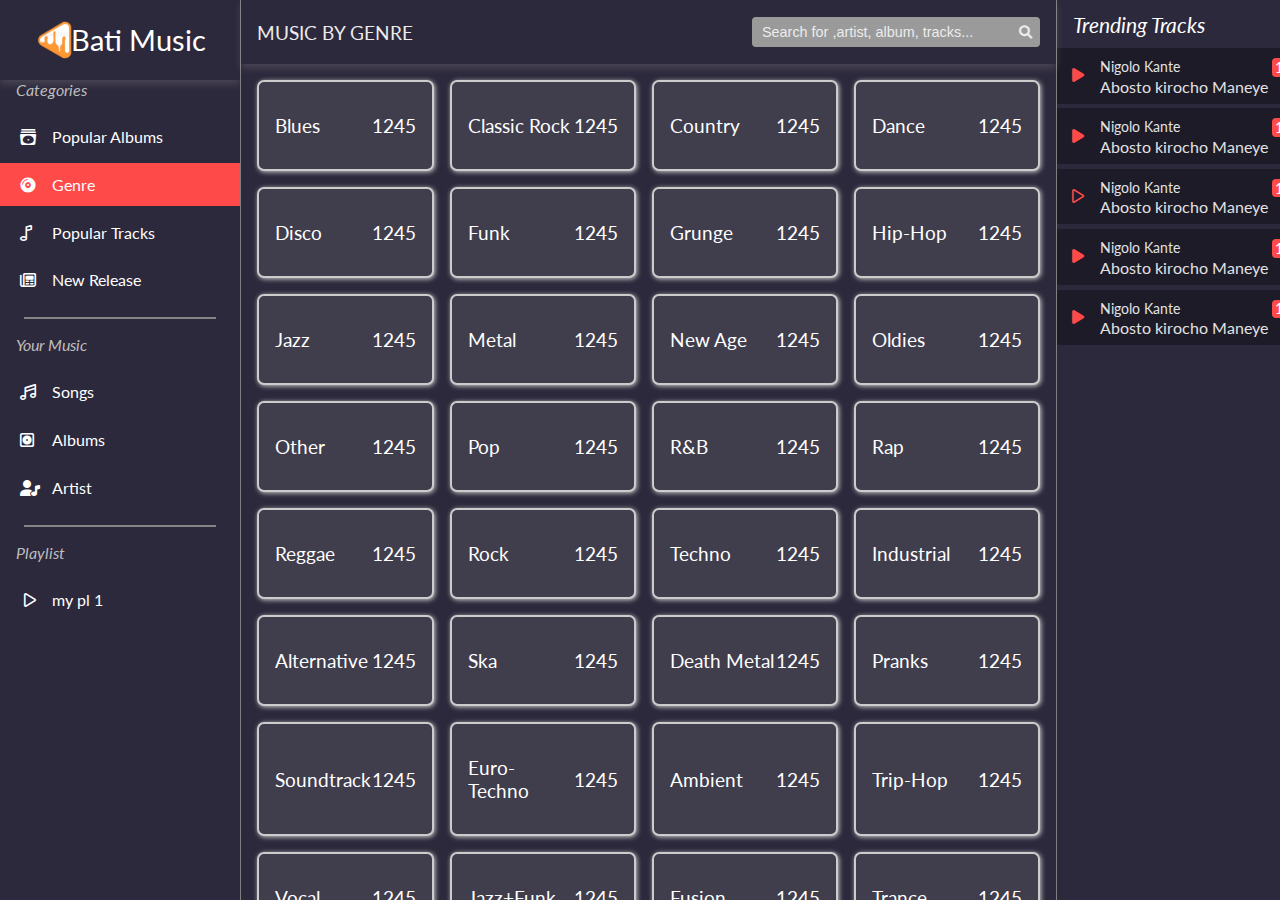
<file: pages/genre.html>
<!DOCTYPE html>
<html lang="en">

<head>
    <meta charset="UTF-8">
    <meta name="page" content="genre">
    <meta name="viewport" content="width=device-width, initial-scale=1.0">
    <title>Welcome to Bati | Album Store</title>
    <link rel="stylesheet" href="../css/style.css">
    <link rel="stylesheet" href="../css/font-awesome.css">
    <link rel="stylesheet" href="../css/fontawesome6/pro/css/all.css">
    <link rel="stylesheet" href="../css/utility.css">
    <link rel="shortcut icon" href="../img/logo-play.png" type="image/x-icon">
</head>

<body>
    <!-- <div class="header">
        <div class="logo-box">
            <img src="../img/logo-play.png" alt="Logo">
            <span class="bati">Bati Music</span>
        </div>

        <div class="avatar">
            <img src="../img/avatar.jpg" alt="">
        </div>
    </div> -->
    <div class="wrapper">
        <div id="sidebar-left">

        </div>
        <div id="main">
            <div class="title-box">
                <span class="heading-sc">Music By Genre</span>

                <form action="# " class="">
                    <div class="group ">
                        <input name="query " type="search " placeholder="Search for ,artist, album, tracks... ">
                        <button><i class="fa fa-search"></i></button>
                    </div>
                </form>
            </div>

            <div class="main-content" id="genre-container">

            </div>

        </div>
        <div id="sidebar-right">

        </div>
    </div>
    <script src="../js/jquery-3.6.0.min.js"></script>
    <script src="../js/main.js"></script>
</body>

</html>
</file>
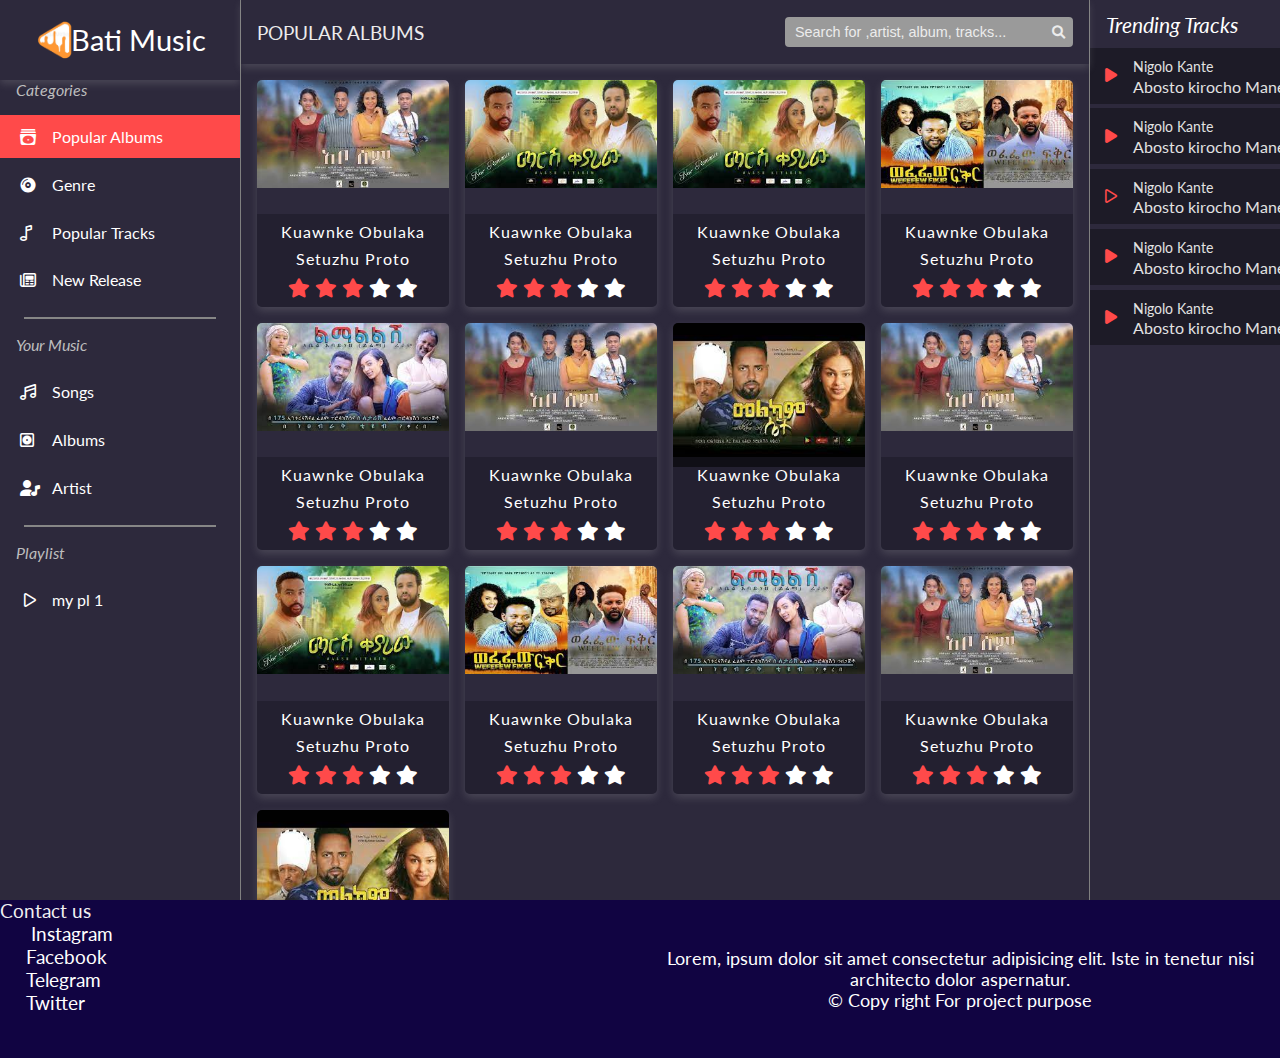
<file: pages/homepage.html>
<!DOCTYPE html>
<html lang="en">

<head>
    <meta charset="UTF-8">
    <meta name="page" content="home">
    <meta name="viewport" content="width=device-width, initial-scale=1.0">
    <title>Welcome to Bati | Album Store</title>
    <link rel="stylesheet" href="../css/style.css">
    <!-- <link rel="stylesheet" href="../css/font-awesome.css"> -->
    <link rel="stylesheet" href="../css/fontawesome6/pro/css/all.css">
    <link rel="stylesheet" href="../css/utility.css">
    <link rel="shortcut icon" href="../img/logo-play.png" type="image/x-icon">
</head>

<body>
    <!-- <div class="header">
        <div class="logo-box">
            <img src="../img/logo-play.png" alt="Logo">
            <span class="bati">Bati Music</span>
        </div>

        <div class="avatar">
            <img src="../img/avatar.jpg" alt="">
        </div>
    </div> -->
    <div class="wrapper">

        <div id="sidebar-left">

        </div>


        <div id="main">
            <div class="title-box">
                <span class="heading-sc">Popular Albums</span>
                <!-- <form action="#">
                    <input type="search" placeholder="S">
                </form> -->
                <form action="# " class="">
                    <div class="group ">
                        <input name="query " type="search " placeholder="Search for ,artist, album, tracks... ">
                        <button><i class="fa fa-search"></i></button>
                    </div>
                </form>
            </div>

            <div class="main-content" id="album-container">
                <div onclick="show()" id="album" class="album card">
                    <img src="../img/film 1.jpg" alt="Album 1">

                    <div class="info-container">
                        <h5 class="artist">Kuawnke Obulaka</h5>
                        <h5 class="title">Setuzhu Proto</h5>
                        <div class="rate">
                            <i class="fa fa-star rated"></i>
                            <i class="fa fa-star rated"></i>
                            <i class="fa fa-star rated"></i>
                            <i class="fa fa-star unrated"></i>
                            <i class="fa fa-star unrated"></i>
                        </div>

                    </div>
                </div>

                <div onclick="show()" id="album" class="album card">
                    <img src="../img/film 2.jpg" alt="Album 1">
                    <div class="info-container">
                        <h5 class="artist">Kuawnke Obulaka</h5>
                        <h5 class="title">Setuzhu Proto</h5>
                        <div class="rate">
                            <i class="fa fa-star rated"></i>
                            <i class="fa fa-star rated"></i>
                            <i class="fa fa-star rated"></i>
                            <i class="fa fa-star unrated"></i>
                            <i class="fa fa-star unrated"></i>
                        </div>
                    </div>
                </div>

                <div onclick="show()" class="album card">
                    <img src="../img/film 2.jpg" alt="Album 1">
                    <div class="info-container">
                        <h5 class="artist">Kuawnke Obulaka</h5>
                        <h5 class="title">Setuzhu Proto</h5>
                        <div class="rate">
                            <i class="fa fa-star rated"></i>
                            <i class="fa fa-star rated"></i>
                            <i class="fa fa-star rated"></i>
                            <i class="fa fa-star unrated"></i>
                            <i class="fa fa-star unrated"></i>
                        </div>
                    </div>
                </div>


                <div class="album card">
                    <img src="../img/film 3.jpg" alt="Album 1">
                    <div class="info-container">
                        <h5 class="artist">Kuawnke Obulaka</h5>
                        <h5 class="title">Setuzhu Proto</h5>
                        <div class="rate">
                            <i class="fa fa-star rated"></i>
                            <i class="fa fa-star rated"></i>
                            <i class="fa fa-star rated"></i>
                            <i class="fa fa-star unrated"></i>
                            <i class="fa fa-star unrated"></i>
                        </div>
                    </div>
                </div>


                <div class="album card">
                    <img src="../img/film 4.jpg" alt="Album 1">
                    <div class="info-container">
                        <h5 class="artist">Kuawnke Obulaka</h5>
                        <h5 class="title">Setuzhu Proto</h5>
                        <div class="rate">
                            <i class="fa fa-star rated"></i>
                            <i class="fa fa-star rated"></i>
                            <i class="fa fa-star rated"></i>
                            <i class="fa fa-star unrated"></i>
                            <i class="fa fa-star unrated"></i>
                        </div>
                    </div>
                </div>


                <div class="album card">
                    <img src="../img/film 5.jpg" alt="Album 1">
                    <div class="info-container">
                        <h5 class="artist">Kuawnke Obulaka</h5>
                        <h5 class="title">Setuzhu Proto</h5>
                        <div class="rate">
                            <i class="fa fa-star rated"></i>
                            <i class="fa fa-star rated"></i>
                            <i class="fa fa-star rated"></i>
                            <i class="fa fa-star unrated"></i>
                            <i class="fa fa-star unrated"></i>
                        </div>
                    </div>
                </div>


                <div class="album card">
                    <img src="../img/film 6.jpg" alt="Album 1">
                    <div class="info-container">
                        <h5 class="artist">Kuawnke Obulaka</h5>
                        <h5 class="title">Setuzhu Proto</h5>
                        <div class="rate">
                            <i class="fa fa-star rated"></i>
                            <i class="fa fa-star rated"></i>
                            <i class="fa fa-star rated"></i>
                            <i class="fa fa-star unrated"></i>
                            <i class="fa fa-star unrated"></i>
                        </div>
                    </div>
                </div>



                <div class="album card">
                    <img src="../img/film 1.jpg" alt="Album 1">
                    <div class="info-container">
                        <h5 class="artist">Kuawnke Obulaka</h5>
                        <h5 class="title">Setuzhu Proto</h5>
                        <div class="rate">
                            <i class="fa fa-star rated"></i>
                            <i class="fa fa-star rated"></i>
                            <i class="fa fa-star rated"></i>
                            <i class="fa fa-star unrated"></i>
                            <i class="fa fa-star unrated"></i>
                        </div>
                    </div>
                </div>


                <div class="album card">
                    <img src="../img/film 2.jpg" alt="Album 1">
                    <div class="info-container">
                        <h5 class="artist">Kuawnke Obulaka</h5>
                        <h5 class="title">Setuzhu Proto</h5>
                        <div class="rate">
                            <i class="fa fa-star rated"></i>
                            <i class="fa fa-star rated"></i>
                            <i class="fa fa-star rated"></i>
                            <i class="fa fa-star unrated"></i>
                            <i class="fa fa-star unrated"></i>
                        </div>
                    </div>
                </div>


                <div class="album card">
                    <img src="../img/film 3.jpg" alt="Album 1">
                    <div class="info-container">
                        <h5 class="artist">Kuawnke Obulaka</h5>
                        <h5 class="title">Setuzhu Proto</h5>
                        <div class="rate">
                            <i class="fa fa-star rated"></i>
                            <i class="fa fa-star rated"></i>
                            <i class="fa fa-star rated"></i>
                            <i class="fa fa-star unrated"></i>
                            <i class="fa fa-star unrated"></i>
                        </div>
                    </div>
                </div>



                <div class="album card">
                    <img src="../img/film 4.jpg" alt="Album 1">
                    <div class="info-container">
                        <h5 class="artist">Kuawnke Obulaka</h5>
                        <h5 class="title">Setuzhu Proto</h5>
                        <div class="rate">
                            <i class="fa fa-star rated"></i>
                            <i class="fa fa-star rated"></i>
                            <i class="fa fa-star rated"></i>
                            <i class="fa fa-star unrated"></i>
                            <i class="fa fa-star unrated"></i>
                        </div>
                    </div>
                </div>



                <div class="album card">
                    <img src="../img/film 5.jpg" alt="Album 1">
                    <div class="info-container">
                        <h5 class="artist">Kuawnke Obulaka</h5>
                        <h5 class="title">Setuzhu Proto</h5>
                        <div class="rate">
                            <i class="fa fa-star rated"></i>
                            <i class="fa fa-star rated"></i>
                            <i class="fa fa-star rated"></i>
                            <i class="fa fa-star unrated"></i>
                            <i class="fa fa-star unrated"></i>
                        </div>
                    </div>
                </div>



                <div class="album card">
                    <img src="../img/film 6.jpg" alt="Album 1">
                    <div class="info-container">
                        <h5 class="artist">Kuawnke Obulaka</h5>
                        <h5 class="title">Setuzhu Proto</h5>
                        <div class="rate">
                            <i class="fa fa-star rated"></i>
                            <i class="fa fa-star rated"></i>
                            <i class="fa fa-star rated"></i>
                            <i class="fa fa-star unrated"></i>
                            <i class="fa fa-star unrated"></i>
                        </div>
                    </div>
                </div>
            </div>
        </div>
        <div id="sidebar-right">

        </div>
    </div>

    <footer>
        <div class="left">
            <div class="contact">Contact us <i class="fa fa-yelp    "></i></div>
            <ul>
                <li>
                    <a href="#">
                        <i class="fa fa-instagram    "></i> Instagram
                    </a>
                </li>
                <li>
                    <a href="#">
                        <i class="fa fa-facebook    "></i>Facebook
                    </a>
                </li>
                <li>
                    <a href="#">
                        <i class="fa fa-telegram    "></i>Telegram
                    </a>
                </li>
                <li>
                    <a href="#">
                        <i class="fa fa-twitter    "></i>Twitter
                    </a>
                </li>
            </ul>
        </div>
        <div class="right">
            <p>
                Lorem, ipsum dolor sit amet consectetur adipisicing elit. Iste in tenetur nisi architecto dolor aspernatur.
                <br> &copy; Copy right For project purpose

            </p>
        </div>
    </footer>
    <div id="order-now">
        <div class="box">
            <img src="../assets/image/cover (12).jpg" alt="Album 1">
            <div class="info-container">
                <h2>Kuawnke Obulaka</h2>
                <h2>Setuzhu Proto</h2>
                <h2>45.21$</h2>

                <div class="conta">
                    <h2>Payment Method</h2>
                    <div class="custom-select">
                        <select name="" id="">
                        <option value="">CBE Birr</option>
                        <option value="">Yene pay</option>
                        <option value="">Amole</option>
                        <option value="">Telebirr</option>
                    </select>
                    </div>
                </div>

                <div class="rate">
                    <i class="fa fa-star rated"></i>
                    <i class="fa fa-star rated"></i>
                    <i class="fa fa-star rated"></i>
                    <i class="fa fa-star unrated"></i>
                    <i class="fa fa-star unrated"></i>
                </div>


                <a style="margin-top: 11px;cursor:pointer" onclick="hide()" class="btn btn-green">Buy Now<a/>
            </div>

        </div>
    </div>

    <script src="../js/jquery-3.6.0.min.js"></script>
    <script src="../js/main.js"></script>




</body>

<style>
    footer {
        height: 158px;
        background: #110442;
        width: 100%;
        z-index: 67;
        position: relative;
        bottom: 0;
        display: flex;
    }

    footer .left {
        flex: 1;
        font-size: 185%;
    }
    footer .left ul {flex: 1;}
    footer .left ul li  a{
        color: white;
        margin: 1px;
        padding: 5px;
        text-decoration: none;
    }
    footer .left ul li a i{
        font-size: 20px;
    }

    footer .right {
        display: flex;
        align-items: center;
        justify-content: center;
        text-align: center;
    }
    #order-now {
        width: 100vw;
        height: 100vh;
        background: #000000b8;
        position: fixed;
        z-index: 10000000000000;
        top: 0;
        display: none ;
    }
    
    #order-now .box {
        width: 450px;
        height: 450px;
        background-color: rgb(233, 233, 233);
        color: black;
        text-align: center;
        position: absolute;
        top: 50%;
        left: 50%;
        transform: translate(-50%,-50%);
        box-shadow: 5px 6px 7px #6d6d6d;
    }
    
    .box h2 {
        font-size: 20px;
        margin: 10px;
    }
    
    .box img {
        height: 45%;
        width: 100%;
        object-fit: cover;
    }
    
    .custom-select {
        position: relative;
        font-family: Arial;
    }
    
    .custom-select select {
        padding: 5px;
    }

    .conta {
        display: flex;
        align-items: center;
        justify-content: center;
    }
</style>

<script>
    function show() {
        document.getElementById("order-now").style.display = 'block';
    }

    function hide() {
        document.getElementById("order-now").style.display = 'none';
    }
</script>
</html>
</file>
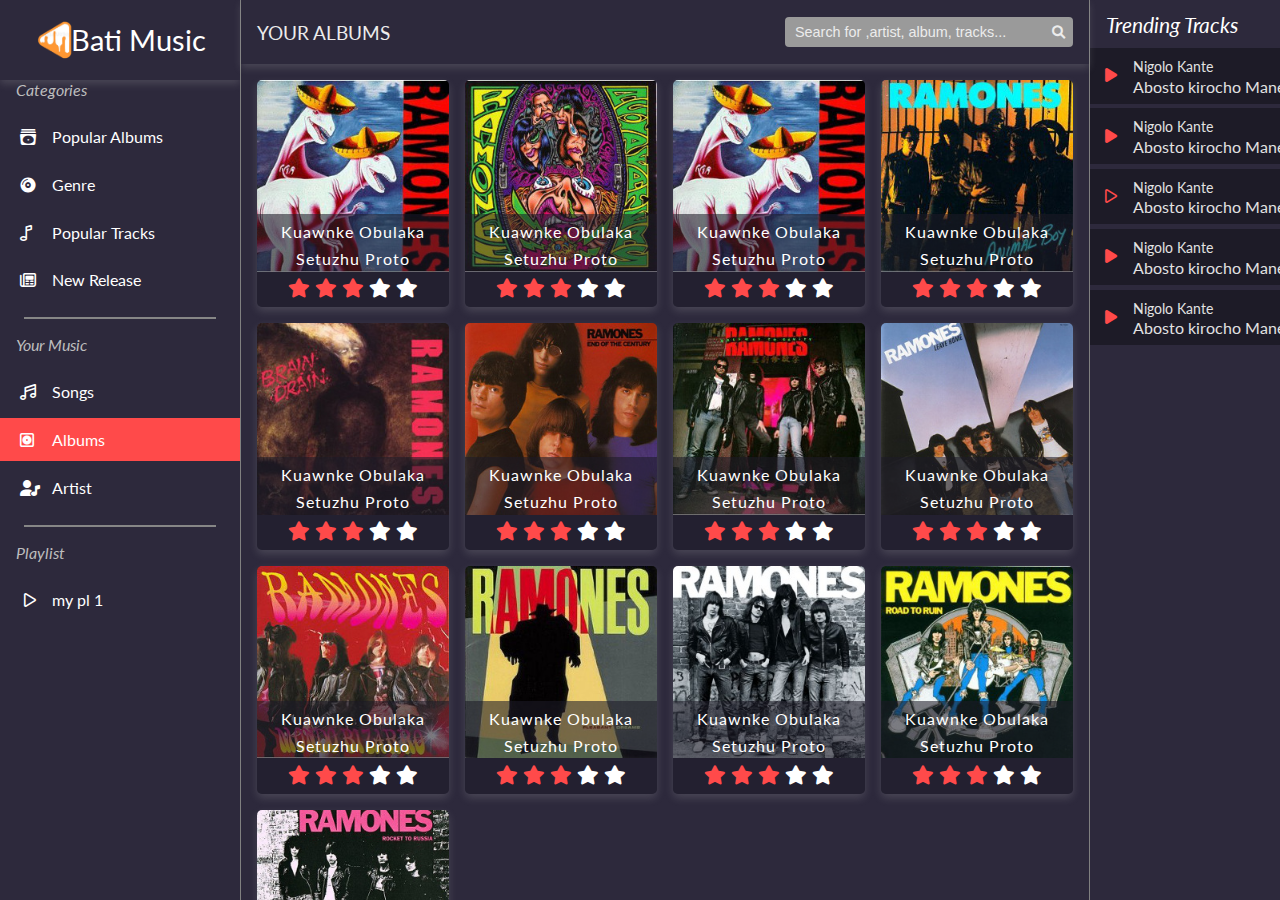
<file: pages/your-albums.html>
<!DOCTYPE html>
<html lang="en">

<head>
    <meta charset="UTF-8">
    <meta name="page" content="album">
    <meta name="viewport" content="width=device-width, initial-scale=1.0">
    <title>Welcome to Bati | Album Store</title>
    <link rel="stylesheet" href="../css/style.css">
    <link rel="stylesheet" href="../css/font-awesome.css">
    <link rel="stylesheet" href="../css/fontawesome6/pro/css/all.css">
    <link rel="stylesheet" href="../css/utility.css">
    <link rel="shortcut icon" href="../img/logo-play.png" type="image/x-icon">
</head>

<body>
    <!-- <div class="header">
        <div class="logo-box">
            <img src="../img/logo-play.png" alt="Logo">
            <span class="bati">Bati Music</span>
        </div>

        <div class="avatar">
            <img src="../img/avatar.jpg" alt="">
        </div>
    </div> -->
    <div class="wrapper">
        <div id="sidebar-left">

        </div>
        <div id="main">
            <div class="title-box">
                <span class="heading-sc">Your Albums</span>
                <!-- <form action="#">
                    <input type="search" placeholder="S">
                </form> -->
                <form action="# " class="">
                    <div class="group ">
                        <input name="query " type="search " placeholder="Search for ,artist, album, tracks... ">
                        <button><i class="fa fa-search"></i></button>
                    </div>
                </form>
            </div>

            <div class="main-content" id="album-container">
                <div class="album card">
                    <img src="../assets/image/cover (2).jpg" alt="Album 1">

                    <div class="info-container">
                        <h5 class="artist">Kuawnke Obulaka</h5>
                        <h5 class="title">Setuzhu Proto</h5>
                        <div class="rate">
                            <i class="fa fa-star rated"></i>
                            <i class="fa fa-star rated"></i>
                            <i class="fa fa-star rated"></i>
                            <i class="fa fa-star unrated"></i>
                            <i class="fa fa-star unrated"></i>
                        </div>

                    </div>
                </div>

                <div class="album card">
                    <img src="../assets/image/cover (1).jpg" alt="Album 1">
                    <div class="info-container">
                        <h5 class="artist">Kuawnke Obulaka</h5>
                        <h5 class="title">Setuzhu Proto</h5>
                        <div class="rate">
                            <i class="fa fa-star rated"></i>
                            <i class="fa fa-star rated"></i>
                            <i class="fa fa-star rated"></i>
                            <i class="fa fa-star unrated"></i>
                            <i class="fa fa-star unrated"></i>
                        </div>
                    </div>
                </div>


                <div class="album card">
                    <img src="../assets/image/cover (2).jpg" alt="Album 1">
                    <div class="info-container">
                        <h5 class="artist">Kuawnke Obulaka</h5>
                        <h5 class="title">Setuzhu Proto</h5>
                        <div class="rate">
                            <i class="fa fa-star rated"></i>
                            <i class="fa fa-star rated"></i>
                            <i class="fa fa-star rated"></i>
                            <i class="fa fa-star unrated"></i>
                            <i class="fa fa-star unrated"></i>
                        </div>
                    </div>
                </div>


                <div class="album card">
                    <img src="../assets/image/cover (3).jpg" alt="Album 1">
                    <div class="info-container">
                        <h5 class="artist">Kuawnke Obulaka</h5>
                        <h5 class="title">Setuzhu Proto</h5>
                        <div class="rate">
                            <i class="fa fa-star rated"></i>
                            <i class="fa fa-star rated"></i>
                            <i class="fa fa-star rated"></i>
                            <i class="fa fa-star unrated"></i>
                            <i class="fa fa-star unrated"></i>
                        </div>
                    </div>
                </div>


                <div class="album card">
                    <img src="../assets/image/cover (4).jpg" alt="Album 1">
                    <div class="info-container">
                        <h5 class="artist">Kuawnke Obulaka</h5>
                        <h5 class="title">Setuzhu Proto</h5>
                        <div class="rate">
                            <i class="fa fa-star rated"></i>
                            <i class="fa fa-star rated"></i>
                            <i class="fa fa-star rated"></i>
                            <i class="fa fa-star unrated"></i>
                            <i class="fa fa-star unrated"></i>
                        </div>
                    </div>
                </div>


                <div class="album card">
                    <img src="../assets/image/cover (5).jpg" alt="Album 1">
                    <div class="info-container">
                        <h5 class="artist">Kuawnke Obulaka</h5>
                        <h5 class="title">Setuzhu Proto</h5>
                        <div class="rate">
                            <i class="fa fa-star rated"></i>
                            <i class="fa fa-star rated"></i>
                            <i class="fa fa-star rated"></i>
                            <i class="fa fa-star unrated"></i>
                            <i class="fa fa-star unrated"></i>
                        </div>
                    </div>
                </div>


                <div class="album card">
                    <img src="../assets/image/cover (6).jpg" alt="Album 1">
                    <div class="info-container">
                        <h5 class="artist">Kuawnke Obulaka</h5>
                        <h5 class="title">Setuzhu Proto</h5>
                        <div class="rate">
                            <i class="fa fa-star rated"></i>
                            <i class="fa fa-star rated"></i>
                            <i class="fa fa-star rated"></i>
                            <i class="fa fa-star unrated"></i>
                            <i class="fa fa-star unrated"></i>
                        </div>
                    </div>
                </div>



                <div class="album card">
                    <img src="../assets/image/cover (7).jpg" alt="Album 1">
                    <div class="info-container">
                        <h5 class="artist">Kuawnke Obulaka</h5>
                        <h5 class="title">Setuzhu Proto</h5>
                        <div class="rate">
                            <i class="fa fa-star rated"></i>
                            <i class="fa fa-star rated"></i>
                            <i class="fa fa-star rated"></i>
                            <i class="fa fa-star unrated"></i>
                            <i class="fa fa-star unrated"></i>
                        </div>
                    </div>
                </div>


                <div class="album card">
                    <img src="../assets/image/cover (8).jpg" alt="Album 1">
                    <div class="info-container">
                        <h5 class="artist">Kuawnke Obulaka</h5>
                        <h5 class="title">Setuzhu Proto</h5>
                        <div class="rate">
                            <i class="fa fa-star rated"></i>
                            <i class="fa fa-star rated"></i>
                            <i class="fa fa-star rated"></i>
                            <i class="fa fa-star unrated"></i>
                            <i class="fa fa-star unrated"></i>
                        </div>
                    </div>
                </div>


                <div class="album card">
                    <img src="../assets/image/cover (9).jpg" alt="Album 1">
                    <div class="info-container">
                        <h5 class="artist">Kuawnke Obulaka</h5>
                        <h5 class="title">Setuzhu Proto</h5>
                        <div class="rate">
                            <i class="fa fa-star rated"></i>
                            <i class="fa fa-star rated"></i>
                            <i class="fa fa-star rated"></i>
                            <i class="fa fa-star unrated"></i>
                            <i class="fa fa-star unrated"></i>
                        </div>
                    </div>
                </div>



                <div class="album card">
                    <img src="../assets/image/cover (10).jpg" alt="Album 1">
                    <div class="info-container">
                        <h5 class="artist">Kuawnke Obulaka</h5>
                        <h5 class="title">Setuzhu Proto</h5>
                        <div class="rate">
                            <i class="fa fa-star rated"></i>
                            <i class="fa fa-star rated"></i>
                            <i class="fa fa-star rated"></i>
                            <i class="fa fa-star unrated"></i>
                            <i class="fa fa-star unrated"></i>
                        </div>
                    </div>
                </div>



                <div class="album card">
                    <img src="../assets/image/cover (11).jpg" alt="Album 1">
                    <div class="info-container">
                        <h5 class="artist">Kuawnke Obulaka</h5>
                        <h5 class="title">Setuzhu Proto</h5>
                        <div class="rate">
                            <i class="fa fa-star rated"></i>
                            <i class="fa fa-star rated"></i>
                            <i class="fa fa-star rated"></i>
                            <i class="fa fa-star unrated"></i>
                            <i class="fa fa-star unrated"></i>
                        </div>
                    </div>
                </div>



                <div class="album card">
                    <img src="../assets/image/cover (12).jpg" alt="Album 1">
                    <div class="info-container">
                        <h5 class="artist">Kuawnke Obulaka</h5>
                        <h5 class="title">Setuzhu Proto</h5>
                        <div class="rate">
                            <i class="fa fa-star rated"></i>
                            <i class="fa fa-star rated"></i>
                            <i class="fa fa-star rated"></i>
                            <i class="fa fa-star unrated"></i>
                            <i class="fa fa-star unrated"></i>
                        </div>
                    </div>
                </div>
            </div>
        </div>
        <div id="sidebar-right">

        </div>
    </div>
    <script src="../js/jquery-3.6.0.min.js"></script>
    <script src="../js/main.js"></script>
</body>

</html>
</file>
<file: css/style.css>
@import url('https://fonts.googleapis.com/css2?family=Lato:ital,wght@0,100;0,300;0,400;0,700;1,100;1,300;1,400&display=swap');
@import url('https://fonts.googleapis.com/css2?family=Roboto:ital,wght@0,100;0,300;0,400;0,500;0,700;0,900;1,100;1,300;1,400;1,500;1,700;1,900&display=swap');
@import url('https://fonts.googleapis.com/css2?family=Roboto:ital,wght@0,100;0,300;0,400;0,500;0,700;0,900;1,100;1,300;1,400;1,500;1,700;1,900&display=swap');
@import url('https://fonts.googleapis.com/css2?family=Girassol&family=Roboto:ital,wght@0,100;0,300;0,400;0,500;0,700;0,900;1,100;1,300;1,400;1,500;1,700;1,900&display=swap');
:root {
    --color-primary: #2d293c;
    --color-primary-dark: #24222d;
    --color-primary-light: #5a5861;
    --color-secondary: #ff4a4a;
    --shadow-white: 0 4px 8px 0 rgba(190, 190, 190, 0.2);
    --shadow-white-hover: 0 8px 15px 0 rgba(204, 204, 204, 0.2);
    --shadow-black: 0 4px 8px 0 rgba(0, 0, 0, 0.2);
}

* {
    margin: 0;
    padding: 0%;
    box-sizing: border-box;
}

body {
    font-size: 10px;
    font-family: 'Lato', 'Roboto', 'Nunito', 'Girassol';
    color: #f1f1f1;
}

.homepage {
    width: 100vw;
    height: 100vh;
    background-image: linear-gradient(to right bottom, #80808080, #00000080), url(../img/music-dark-cd.jpg);
    background-size: cover;
    background-position: center;
    background-repeat: no-repeat;
}

header {
    width: 100%;
    height: 5rem;
    box-shadow: var(--shadow-black);
    background-color: #2c3339a6;
    display: flex;
    padding: 0 2rem;
}

header .logo {
    width: 9rem;
    height: 9rem;
    /* margin: 0 2rem; */
    position: relative;
    top: -12px;
}

header .logo img {
    width: 100%;
    height: 100%;
}

header .max-width {
    display: flex;
    justify-content: space-between;
    /* width: calc(100% - 9rem); */
    padding: 0 3rem;
}

header .brand {
    align-self: center;
    font-family: 'OneSignature';
    font-size: 5rem;
    color: whitesmoke;
    /* margin-right: 13rem; */
    margin-left: 2rem;
    margin-right: auto;
    position: relative;
    left: 0;
}

header nav {
    align-self: center;
}

header nav ul {
    display: flex;
    list-style: none;
    align-items: center;
    justify-content: center;
}

header nav ul li {}

header nav ul li a {
    margin-left: 1rem;
}

.btn {
    padding: 1rem;
    text-transform: capitalize;
    text-decoration: none;
    color: whitesmoke;
    border-radius: 3px;
    box-shadow: var(--shadow-black);
    display: inline-block;
    transition: all .3s;
    font-size: 1rem;
}

.btn:hover {
    transform: translateY(-3px);
}

.btn:active {
    transform: translateY(0px);
}

.btn-grey {
    background-color: #bebebe80;
    color: white;
}

.btn-green {
    background-color: #04AA6D;
}

main {
    position: relative;
    /* background: orange; */
    margin-top: 5rem;
}

main .container {
    /* display: flex;
    flex-direction: column;
    justify-content: center;
    align-items: center; */
    position: fixed;
    left: 50%;
    top: 50%;
    transform: translate(-50%, -50%);
    text-align: center;
    width: 50%;
    margin: auto;
}

.container .group {
    position: relative;
}

.container .group input {
    width: 28rem;
    /* height: 2rem; */
    border: none;
    outline: none;
    padding: 12px 15px;
    font-size: 1rem;
    border-radius: 30px;
}

.container .group label {
    position: absolute;
    top: 8px;
    font-size: 1.2rem;
    right: 8rem;
    color: #adadad;
}

.h-pr {
    font-size: 2rem;
    color: white;
    text-transform: capitalize;
}

p {
    font-size: 1.1rem;
    color: white;
}

.wrapper {
    display: flex;
    height: 100vh;
    color: white;
    font-size: 1.2rem;
    /* column-gap: 1rem; */
}

#sidebar-left {
    flex: 0 0 15rem;
    background-color: var(--color-primary);
    position: sticky;
    height: 100vh;
    overflow-y: scroll;
    overflow-x: hidden;
}

#sidebar-left aside {}

#sidebar-left .logo-box,
#sidebar-right .logo-box {
    display: flex;
    align-items: center;
    justify-content: center;
    width: 100%;
    box-shadow: var(--shadow-white);
    height: 5rem;
}

.logo-box img {
    width: 3rem;
    transform: rotate(180deg);
}

.logo-box span {
    font-size: 1.8rem;
    margin-left: -.7rem;
}

#sidebar-left .category {
    /* border-bottom: 1px solid gray;
    margin-bottom: 2rem; */
}

#sidebar-left .cat-title {
    color: #bdbdbd;
    font-weight: normal;
    text-transform: capitalize;
    font-style: italic;
    font-size: 1rem;
    margin-left: 1rem;
}

.category ul {}

.category ul li {}

.category ul li a {
    text-decoration: none;
    color: white;
    display: block;
    padding: .75rem;
    font-size: 1rem;
    position: relative;
    z-index: 10;
    margin-bottom: .3rem;
}

.category ul li a.active {
    background-color: var(--color-secondary);
}


/* .category ul li a:hover ::before {
    
    width: 100%;
} */

.category ul li a:hover i {
    transform: rotate(360deg);
}


/* .category ul li a:hover {
    background-color: var(--color-secondary);
} */

.category ul li a::before {
    content: "";
    position: absolute;
    top: 0;
    left: 0;
    background-color: var(--color-secondary);
    z-index: -1;
    display: block;
    width: 1%;
    height: 100%;
    transform: scaleY(0);
    transition: transform .2s, width .2s .2s;
    transform-origin: bottom;
}

.category ul li a:hover::before {
    width: 100%;
    transform: scaleY(1);
}

.category ul li i {
    margin: 0 1rem 0 .5rem;
    transition: all 1s;
    width: 1rem;
}

#main {
    flex: 1;
    background-color: var(--color-primary);
    border-left: 1px solid gray;
    border-right: 1px solid gray;
    position: relative;
    /* margin-left: 15rem; */
}

.title-box {
    display: flex;
    /* background: #2f2f2f; */
    height: 4rem;
    align-items: center;
    justify-content: space-between;
    padding: 1rem;
    position: relative;
    box-shadow: var(--shadow-white);
}

.title-box .heading-sc {
    color: #ececec;
    text-transform: uppercase;
}

.title-box input {
    border: none;
    outline: none;
    padding: 7px 10px;
    width: 18rem;
    border-radius: 4px;
    background: #9a9a9a;
    color: #ececec;
    font-size: .9rem;
}

.title-box button {
    border: none;
    outline: none;
    background: none;
    color: #ececec;
    position: absolute;
    right: 1.5rem;
    top: 50%;
    transform: translateY(-50%);
}

.title-box input::-webkit-input-placeholder {
    color: #ececec;
    font-family: inherit;
}

.main-content {
    padding: 1rem;
    display: grid;
    /* grid-template-columns: 1fr 1fr 1fr 1fr 1fr; */
    grid-template-columns: auto auto auto auto;
    grid-gap: 1rem;
    overflow-y: scroll;
    height: calc(100% - 4rem);
    padding-bottom: 1rem;
}

.track-content {
    padding: 1rem;
    overflow-y: scroll;
    height: calc(100% - 4rem);
    padding-bottom: 1rem;
}

.card {
    display: flex;
    flex-direction: column;
    align-items: center;
    text-align: center;
    width: 12rem;
    box-shadow: var(--shadow-white);
    border-radius: 5px;
    overflow: hidden;
    position: relative;
    height: 14.2rem;
    cursor: pointer;
    transition: all .3s;
}

.card::before {
    width: 100%;
    height: 100%;
    position: absolute;
    background-color: var(--color-secondary);
    z-index: 10000000000000;
}

.album:hover {
    box-shadow: var(--shadow-white-hover);
    transform: translateY(-5px);
}

.album .info-container {
    background: rgba(28, 26, 38, 0.569);
    width: 100%;
    position: absolute;
    bottom: 0;
}

.album img {
    width: 100%;
}

.album h5 {
    font-weight: inherit;
    letter-spacing: 1px;
    font-size: 1rem;
    text-transform: capitalize;
}

.album .title {
    margin-top: .5rem;
}

.album .artist {
    margin-top: .5rem;
}

.album .rate {
    margin: .5rem 0;
}

.album .rate i.rated {
    color: var(--color-secondary);
}

.album .rate i.unrated {
    color: white;
}

#sidebar-right {
    flex: 0 0 17rem;
    background-color: var(--color-primary);
}

.trending-box {
    display: flex;
    height: 3rem;
    align-items: center;
    box-shadow: var(--shadow-white);
}

.trending-box .tr-title {
    font-size: 1.3rem;
    color: white;
    font-weight: normal;
    text-transform: capitalize;
    font-style: italic;
    margin-left: 1rem;
}

.trending ul {
    list-style: none;
}

.trending ul li:not(:last-child) {
    margin-bottom: .3rem;
}

.trending ul li a {
    color: #e2e2e2;
    text-decoration: none;
    font-size: 1rem;
    display: flex;
    background: #1d1b27;
    padding: .5rem;
    align-items: center;
    padding-left: .7rem;
}

.trending ul li a:hover {
    background-color: #5f5f5f;
}

.trending ul li a:hover i {
    transform: scale(1.8);
}

.trending ul li a i {
    width: 1rem;
    margin-right: 1rem;
    color: var(--color-secondary);
}

.trending ul li a .cont {
    display: flex;
    flex-direction: column;
    justify-content: center;
    width: 100%;
    display: ;
}

.trending ul li a .cont .r {
    display: flex;
    justify-content: space-between;
}

.trending ul li a .cont .name {
    font-size: .9rem;
    /* margin-right: auto; */
}

.trending ul li a .cont .view {
    background: var(--color-secondary);
    padding: 0.05rem .2rem;
    border-radius: 4px;
    font-size: 0.89rem;
    color: white;
}

.trending ul li a .cont .title {}

.header {
    height: 55px;
    display: flex;
    align-items: center;
    background: #2d293c;
    box-shadow: var(--shadow-white);
    /* box-shadow: 0 5px 10px white; */
    /* z-index: 51; */
    border-bottom: 1px solid gray;
    padding: 5px 20px;
    justify-content: space-between;
}

.header .logo-box {
    display: flex;
    align-items: center;
}

.header .avatar {
    width: 50px;
    height: 50px;
    overflow: hidden;
    border-radius: 50%;
}

.header .avatar img {
    width: 100%;
    height: 100%;
}

.genre {
    background: #403d4d;
    border-radius: 7px;
    padding: 2rem 1rem;
    display: flex;
    align-items: center;
    justify-content: space-between;
    box-shadow: 1px 1px 5px #cccccc;
    border: 2px solid #cccccc;
    transition: all .3s;
    cursor: pointer;
}

.genre:hover {
    background: #363050;
    box-shadow: 1px 1px 8px #cccccc;
}

.genre:hover .name {
    transform: scale(1.1);
}

.genre .name {
    transition: all .3s;
}

.genre .span {}

::-webkit-scrollbar {
    width: 0;
}

.track i {
    width: 1rem;
    margin-right: 2rem;
    margin-left: 1rem;
    color: var(--color-secondary);
}

.track {
    display: flex;
    flex-direction: column;
    background: #25232d;
    border-bottom: 1px solid gray;
    margin: 2px 51px;
    width: 87%;
    padding: 5px;
    cursor: pointer;
}

.track:hover {
    background-color: #454153;
}

.cont {
    display: flex;
    justify-content: space-around;
    display: ;
    /* align-items: center; */
    margin-top: 2px;
}

.track .r {
    display: flex;
    justify-content: space-between;
    flex-direction: column;
    margin-right: auto;
}

.track .name {
    font-size: .9rem;
    /* margin-right: auto; */
}

.track .duration {
    padding: 0.05rem .2rem;
    border-radius: 4px;
    font-size: 0.89rem;
    color: #d2d2d2;
    margin-right: 1rem;
    margin-left: 2rem;
}

.progress-bar {
    width: 100%;
    height: 8px;
    background-color: rgb(98, 24, 141);
    margin-top: 10px;
    /* margin-left: 64px; */
}

.progress-bar .bar {
    height: 100%;
    width: 50%;
    background-color: lightgray;
}

.player {
    position: absolute;
    bottom: 0;
    background: #ff4a4a;
    width: 100%;
    display: flex;
    padding: 7px 10px;
    column-gap: 12px;
    align-items: center;
}

.controls {
    display: flex;
    align-items: center;
    justify-content: center;
}

.right {
    flex: 1;
}

.player .name {
    font-size: .9rem;
    /* margin-right: auto; */
}

.player .duration {
    padding: 0.05rem .2rem;
    border-radius: 4px;
    font-size: 0.89rem;
    color: #d2d2d2;
    margin-right: 1rem;
    margin-left: 2rem;
}

.controls i {
    font-size: 31px;
    padding: 5px;
    cursor: pointer;
    margin: 0 2px;
}

.controls i:nth-child(2) {
    font-size: 30px;
}


/* ::-webkit-scrollbar-thumb {
    width: 20px;
    color: black;
} */
</file>
<file: css/utility.css>
.mb-1 {
    margin-bottom: 1rem;
}

.mb-2 {
    margin-bottom: 2rem;
}

.mb-3 {
    margin-bottom: 3rem;
}

.mb-4 {
    margin-bottom: 4rem;
}

.mt-1 {
    margin-top: 1rem;
}

.mt-2 {
    margin-top: 2rem;
}

.mt-3 {
    margin-top: 3rem;
}

.mt-4 {
    margin-top: 4rem;
}

.gray-line {
    width: 80%;
    margin: 1rem auto;
    height: 2px;
    background: #868686;
    border: none;
    outline: none;
}
</file>
